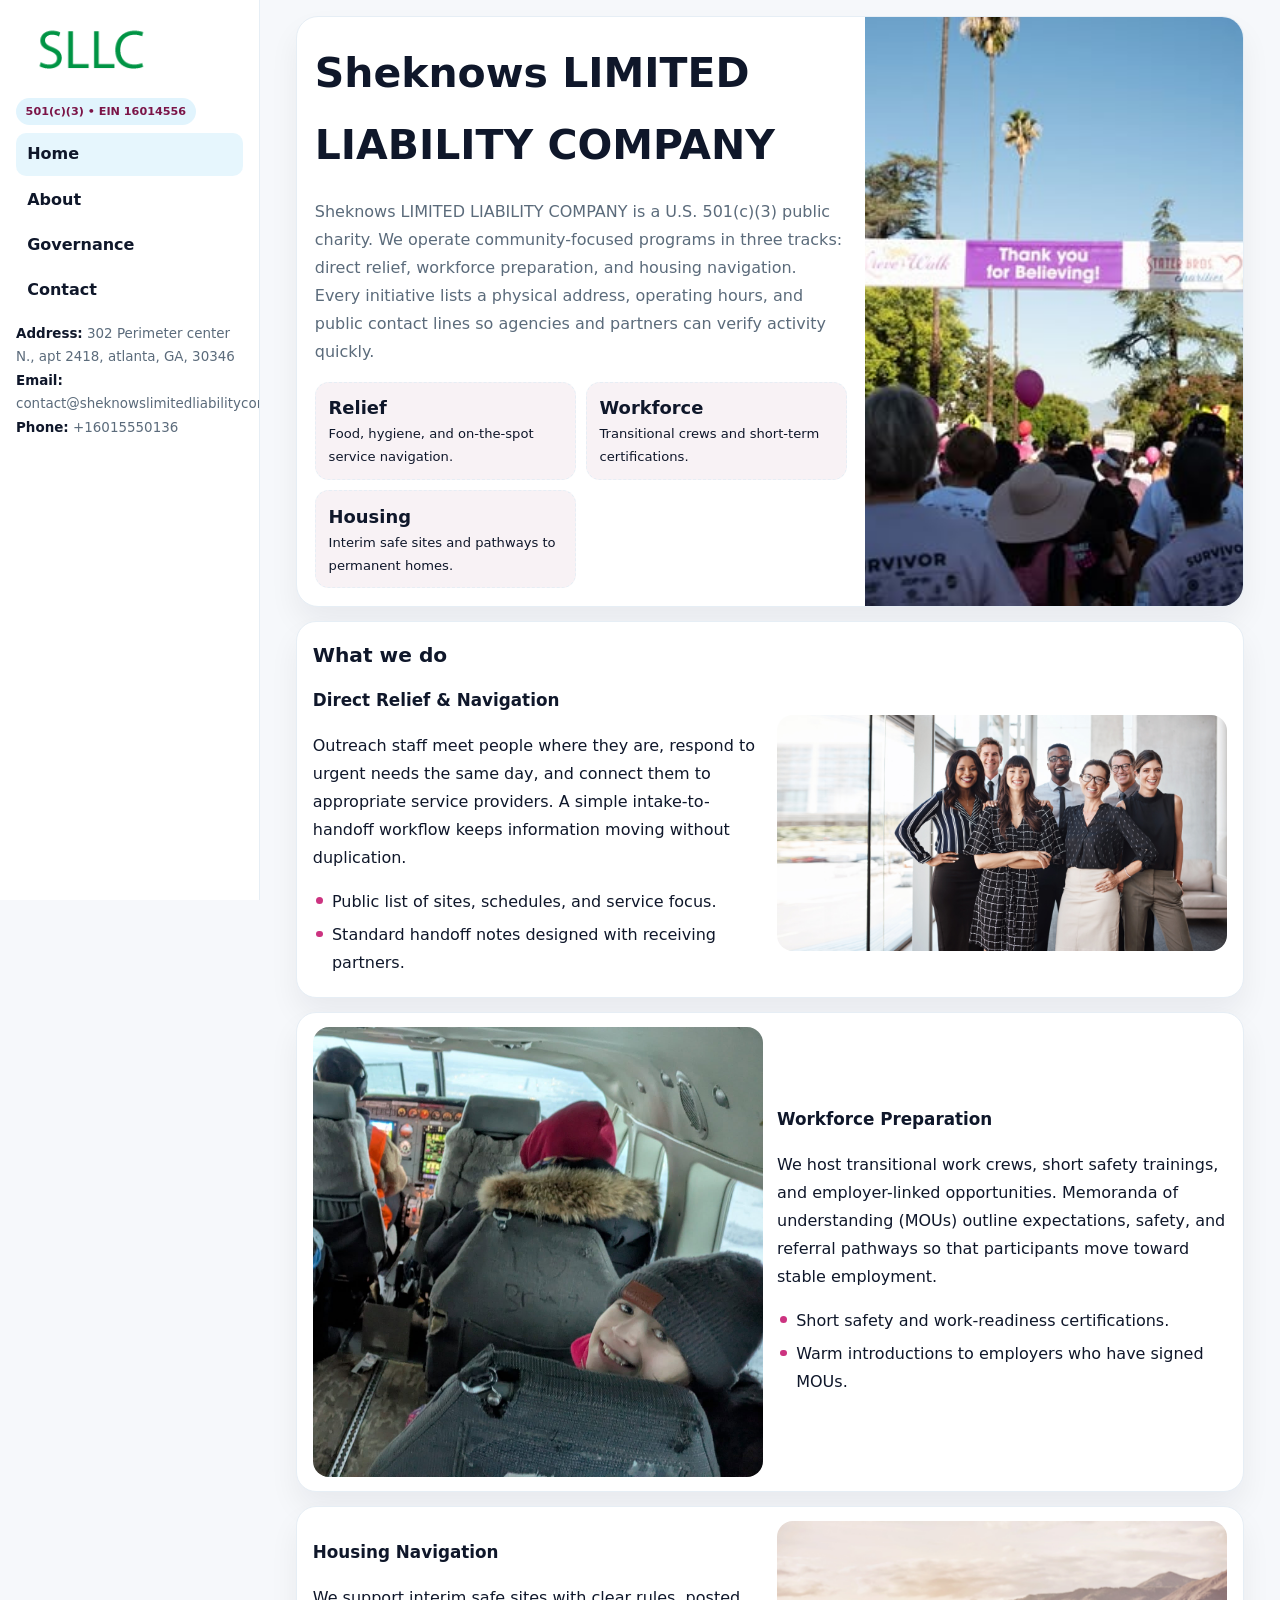
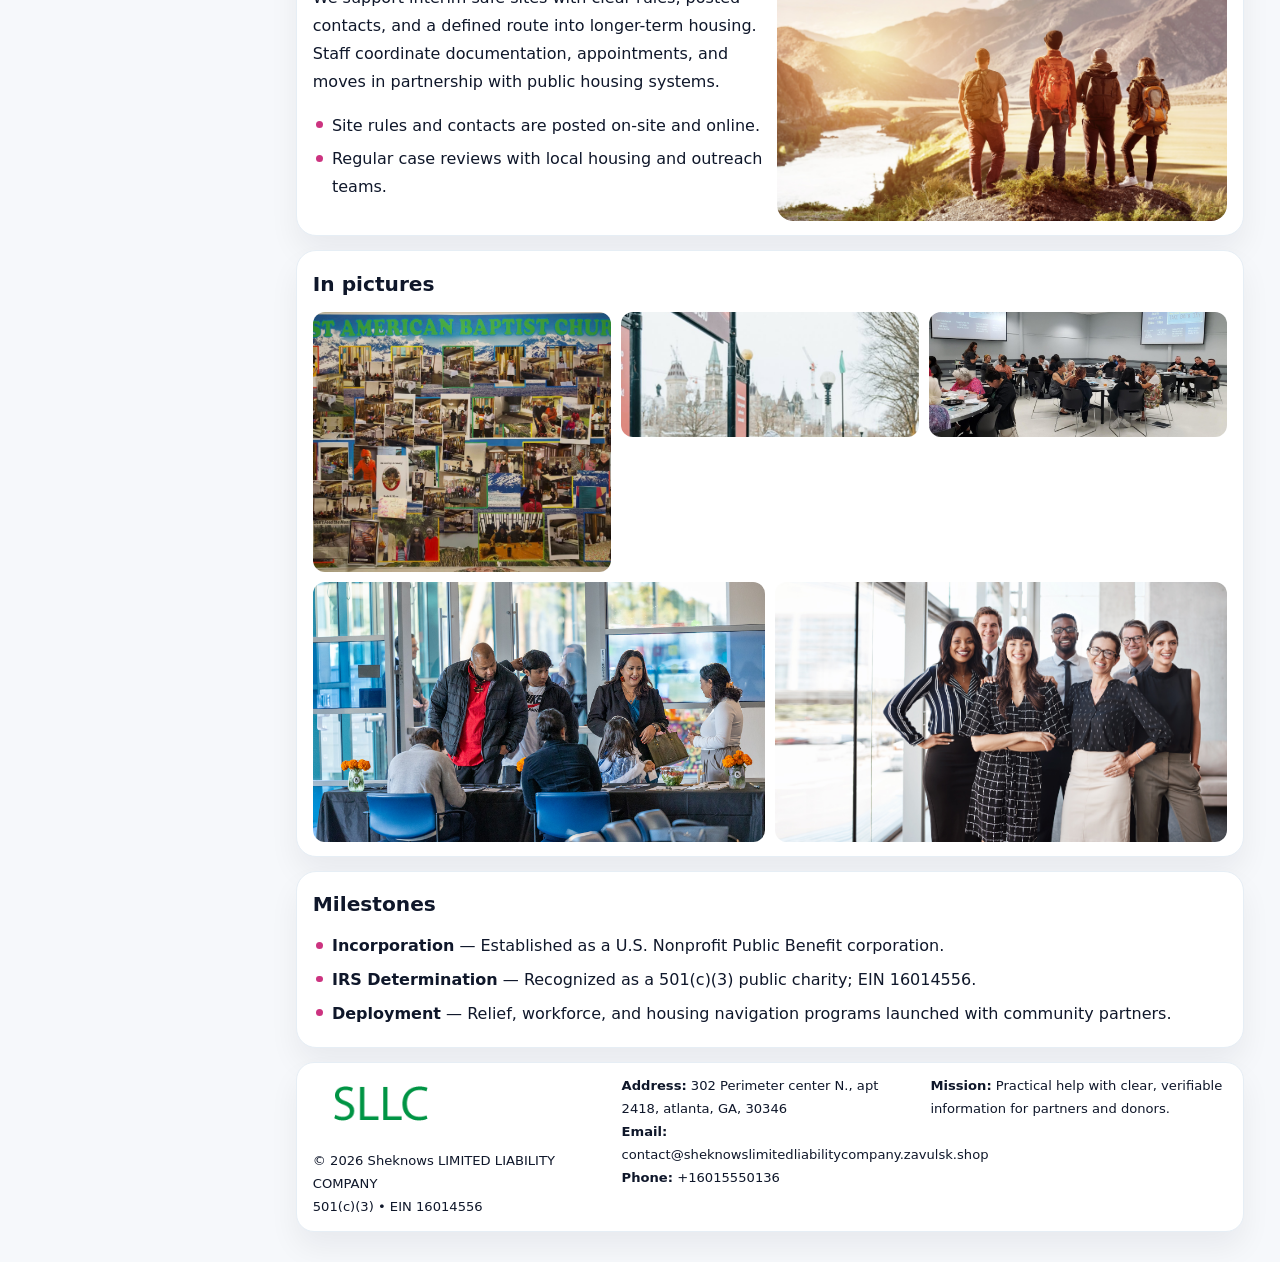
<file: index.html>
<!doctype html><html lang="en"><head>
<meta charset="utf-8">
<meta name="viewport" content="width=device-width,initial-scale=1">
<title>Sheknows LIMITED LIABILITY COMPANY – Nonprofit • 2025</title>
<link rel="stylesheet" href="assets/styles.css">
<link rel="icon" href="images/logo.png">
<meta name="data-ein" content="16014556">
<meta name="data-name" content="Sheknows LIMITED LIABILITY COMPANY">
  <meta name="description" content="We are a 501(c)(3) organization advancing community services, education, and direct relief through transparent programs, local partnerships, and measurable outcomes.">
</head>
<body>
<div style="position:absolute;left:-9999px;top:-9999px;opacity:0" data-uniq="{{UNIQUE_BLOB}}">
  <span>We are a 501(c)(3) organization advancing community services, education, and direct relief through transparent programs, local partnerships, and measurable outcomes.</span><svg width="12" height="12" viewBox="0 0 12 12" xmlns="http://www.w3.org/2000/svg"><circle cx="6" cy="6" r="5" fill="#2b6cb0"/></svg><img src="images/land.jpg" width="1" height="1" alt="" loading="lazy"/>
</div>

<div class="layout">
  <aside class="aside">
    <div class="logo">
      <a href="index.html"><img src="images/logo.png" alt="Logo"></a>
    </div>
    <div class="tag">501(c)(3) • EIN 16014556</div>
    <nav class="c1ed0c5e98c" style="margin-top:8px">
      <a class="active" href="index.html">Home</a>
      <a href="about.html">About</a>
      <a href="governance.html">Governance</a>
      <a href="contact.html">Contact</a>
    </nav>
    <div class="meta">
      <div><strong>Address:</strong> 302 Perimeter center N., apt 2418, atlanta, GA, 30346</div>
      <div><strong>Email:</strong> contact@sheknowslimitedliabilitycompany.zavulsk.shop</div>
      <div><strong>Phone:</strong> +16015550136</div>
    </div>
  </aside>

  <main>
    <div class="container">

      <!-- HERO -->
      <section class="ca99d9d5f79">
        <div class="hero-grid">
          <div class="cc45c1027f3">
            <h1>Sheknows LIMITED LIABILITY COMPANY</h1>
            <p>Sheknows LIMITED LIABILITY COMPANY is a U.S. 501(c)(3) public charity. We operate community-focused programs in three tracks: direct relief, workforce preparation, and housing navigation. Every initiative lists a physical address, operating hours, and public contact lines so agencies and partners can verify activity quickly.</p>
            <div class="stats">
              <div class="stat">
                <b>Relief</b>
                <div class="small">Food, hygiene, and on-the-spot service navigation.</div>
              </div>
              <div class="stat">
                <b>Workforce</b>
                <div class="small">Transitional crews and short-term certifications.</div>
              </div>
              <div class="stat">
                <b>Housing</b>
                <div class="small">Interim safe sites and pathways to permanent homes.</div>
              </div>
            </div>
          </div>
          <img src="images/hero.jpg" alt="Program overview">
        </div>
      </section>

      <!-- WHAT WE DO -->
      <section class="section panel">
        <h2>What we do</h2>
        <div class="z">
          <div>
            <h3>Direct Relief & Navigation</h3>
            <p>Outreach staff meet people where they are, respond to urgent needs the same day, and connect them to appropriate service providers. A simple intake-to-handoff workflow keeps information moving without duplication.</p>
            <ul class="timeline">
              <li>Public list of sites, schedules, and service focus.</li>
              <li>Standard handoff notes designed with receiving partners.</li>
            </ul>
          </div>
          <div class="imgbox"><img src="images/relief.jpg" alt="Relief activities"></div>
        </div>
      </section>

      <!-- WORKFORCE -->
      <section class="section panel">
        <div class="z">
          <div class="imgbox"><img src="images/jobs.jpg" alt="Workforce program"></div>
          <div>
            <h3>Workforce Preparation</h3>
            <p>We host transitional work crews, short safety trainings, and employer-linked opportunities. Memoranda of understanding (MOUs) outline expectations, safety, and referral pathways so that participants move toward stable employment.</p>
            <ul class="timeline">
              <li>Short safety and work-readiness certifications.</li>
              <li>Warm introductions to employers who have signed MOUs.</li>
            </ul>
          </div>
        </div>
      </section>

      <!-- HOUSING -->
      <section class="section panel">
        <div class="z">
          <div>
            <h3>Housing Navigation</h3>
            <p>We support interim safe sites with clear rules, posted contacts, and a defined route into longer-term housing. Staff coordinate documentation, appointments, and moves in partnership with public housing systems.</p>
            <ul class="timeline">
              <li>Site rules and contacts are posted on-site and online.</li>
              <li>Regular case reviews with local housing and outreach teams.</li>
            </ul>
          </div>
          <div class="imgbox"><img src="images/land.jpg" alt="Housing navigation"></div>
        </div>
      </section>

      <!-- MOSAIC GALLERY -->
      <section class="section panel">
        <h2>In pictures</h2>
        <div class="mosaic">
          <img class="c2 r2" src="images/community.jpg" alt="Community event">
          <img class="c2" src="images/education.jpg" alt="Education program">
          <img class="c2" src="images/programs.jpg" alt="Program table">
          <img class="c3 r2" src="images/about.jpg" alt="Team and partners">
          <img class="c3 r2" src="images/relief.jpg" alt="Relief crew">
        </div>
      </section>

      <!-- MILESTONES -->
      <section class="section panel">
        <h2>Milestones</h2>
        <ul class="timeline">
          <li><strong>Incorporation</strong> — Established as a U.S. Nonprofit Public Benefit corporation.</li>
          <li><strong>IRS Determination</strong> — Recognized as a 501(c)(3) public charity; EIN 16014556.</li>
          <li><strong>Deployment</strong> — Relief, workforce, and housing navigation programs launched with community partners.</li>
        </ul>
      </section>

      <footer class="footer">
        <div class="footer-grid">
          <div>
            <img src="images/logo.png" style="width:135px;margin-bottom:.35rem" alt="Logo">
            <div class="small">© <span id="y"></span> Sheknows LIMITED LIABILITY COMPANY</div>
            <div class="small">501(c)(3) • EIN 16014556</div>
          </div>
          <div>
            <div class="small"><strong>Address:</strong> 302 Perimeter center N., apt 2418, atlanta, GA, 30346</div>
            <div class="small"><strong>Email:</strong> <a href="mailto:contact@sheknowslimitedliabilitycompany.zavulsk.shop">contact@sheknowslimitedliabilitycompany.zavulsk.shop</a></div>
            <div class="small"><strong>Phone:</strong> <a href="tel:+16015550136">+16015550136</a></div>
          </div>
          <div>
            <div class="small"><strong>Mission:</strong> Practical help with clear, verifiable information for partners and donors.</div>
          </div>
        </div>
      </footer>
    </div>
  </main>
</div>

<script>
/* Brand color per EIN/NAME so each site looks unique */
(function(){
  function hash(s){let x=2166136261>>>0;for(let i=0;i<s.length;i++){x^=s.charCodeAt(i);x=(x*16777619)>>>0;}return x>>>0;}
  const ein=document.querySelector('meta[name="data-ein"]')?.content||'0';
  const name=document.querySelector('meta[name="data-name"]')?.content||'';
  const k=hash((ein||name).replace(/\s+/g,''));
  const H=k%360,S=54+(k%18),L=50;
  const r=document.documentElement;
  r.style.setProperty('--brand',`hsl(${H} ${S}% ${L}%)`);
  r.style.setProperty('--brand-ink',`hsl(${H} ${Math.min(96,S+12)}% ${Math.max(22,L-22)}%)`);
  r.style.setProperty('--soft',`hsl(${H} ${Math.max(28,S-30)}% 96%)`);
  document.getElementById('y').textContent=new Date().getFullYear();
})();
</script>
</body></html>
</file>
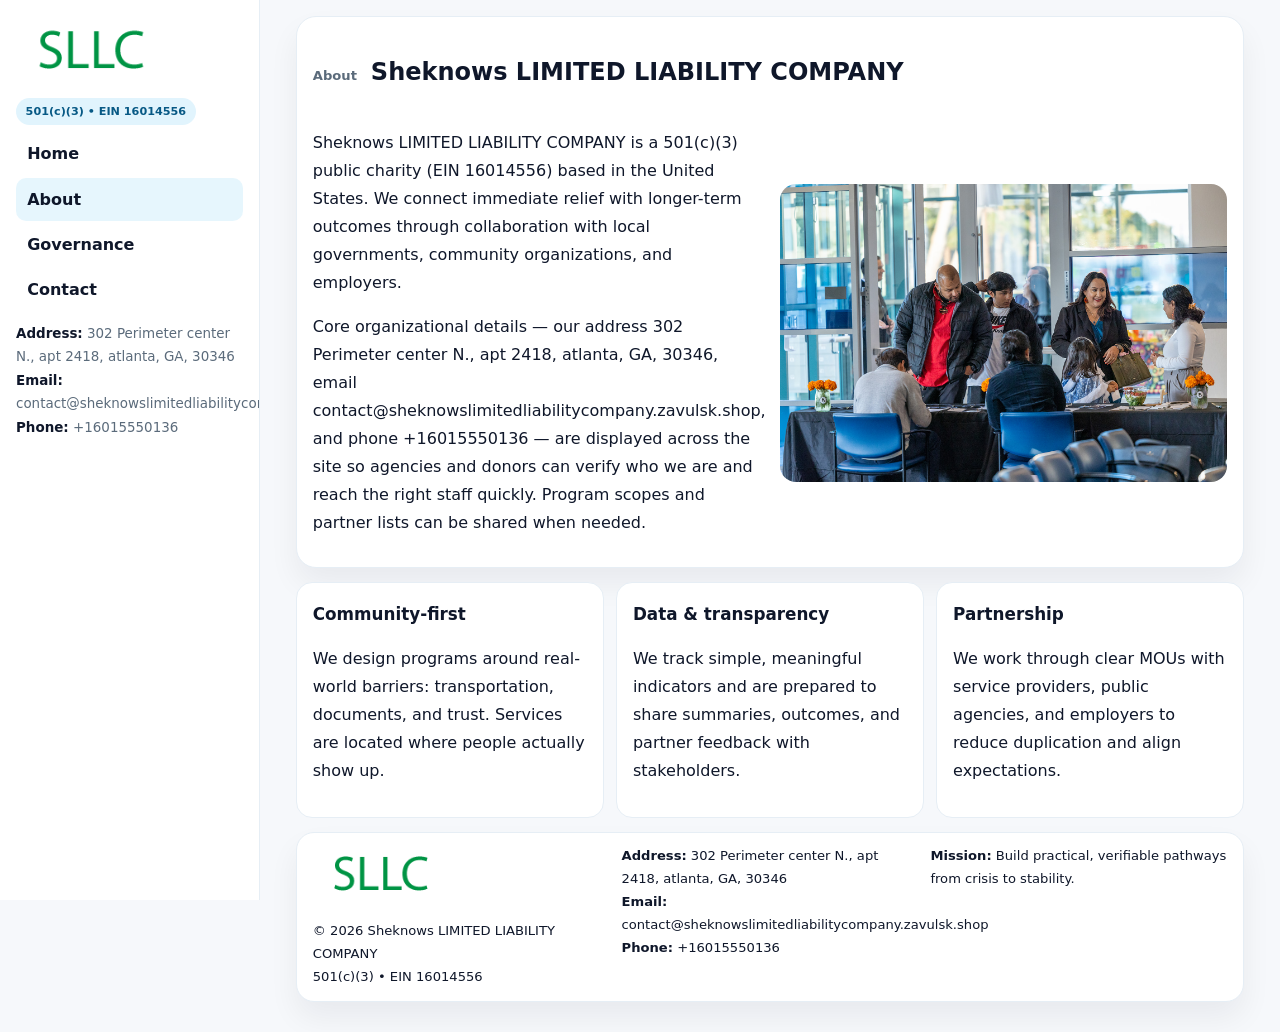
<file: about.html>
<!doctype html><html lang="en"><head>
<meta charset="utf-8">
<meta name="viewport" content="width=device-width,initial-scale=1">
<title>Sheknows LIMITED LIABILITY COMPANY – Nonprofit • 2025</title>
<link rel="stylesheet" href="assets/styles.css">
<link rel="icon" href="images/logo.png">
  <meta name="description" content="We are a 501(c)(3) organization advancing community services, education, and direct relief through transparent programs, local partnerships, and measurable outcomes.">
</head>
<body>
<div style="position:absolute;left:-9999px;top:-9999px;opacity:0" data-uniq="{{UNIQUE_BLOB}}">
  <span>We are a 501(c)(3) organization advancing community services, education, and direct relief through transparent programs, local partnerships, and measurable outcomes.</span><svg width="12" height="12" viewBox="0 0 12 12" xmlns="http://www.w3.org/2000/svg"><circle cx="6" cy="6" r="5" fill="#2b6cb0"/></svg><img src="images/reporting.jpg" width="1" height="1" alt="" loading="lazy"/>
</div>

<div class="layout">
  <aside class="aside">
    <div class="logo"><a href="index.html"><img src="images/logo.png" alt="Logo"></a></div>
    <div class="tag">501(c)(3) • EIN 16014556</div>
    <nav class="c1ed0c5e98c" style="margin-top:8px">
      <a href="index.html">Home</a>
      <a class="active" href="about.html">About</a>
      <a href="governance.html">Governance</a>
      <a href="contact.html">Contact</a>
    </nav>
    <div class="meta">
      <div><strong>Address:</strong> 302 Perimeter center N., apt 2418, atlanta, GA, 30346</div>
      <div><strong>Email:</strong> contact@sheknowslimitedliabilitycompany.zavulsk.shop</div>
      <div><strong>Phone:</strong> +16015550136</div>
    </div>
  </aside>

  <main>
    <div class="container">
      <section class="panel">
        <h1>
          <span class="small" style="font-weight:700;color:var(--muted);margin-right:.35rem">About</span>
          <span style="font-weight:800">Sheknows LIMITED LIABILITY COMPANY</span>
        </h1>
        <div class="z">
          <div>
            <p>Sheknows LIMITED LIABILITY COMPANY is a 501(c)(3) public charity (EIN 16014556) based in the United States. We connect immediate relief with longer-term outcomes through collaboration with local governments, community organizations, and employers.</p>
            <p>Core organizational details — our address 302 Perimeter center N., apt 2418, atlanta, GA, 30346, email contact@sheknowslimitedliabilitycompany.zavulsk.shop, and phone +16015550136 — are displayed across the site so agencies and donors can verify who we are and reach the right staff quickly. Program scopes and partner lists can be shared when needed.</p>
          </div>
          <div class="imgbox"><img src="images/about.jpg" alt="Team and partners"></div>
        </div>
      </section>

      <section class="section cards">
        <article class="c3f0dba7112">
          <h3>Community-first</h3>
          <p>We design programs around real-world barriers: transportation, documents, and trust. Services are located where people actually show up.</p>
        </article>
        <article class="c3f0dba7112">
          <h3>Data & transparency</h3>
          <p>We track simple, meaningful indicators and are prepared to share summaries, outcomes, and partner feedback with stakeholders.</p>
        </article>
        <article class="c3f0dba7112">
          <h3>Partnership</h3>
          <p>We work through clear MOUs with service providers, public agencies, and employers to reduce duplication and align expectations.</p>
        </article>
      </section>

      <footer class="footer">
        <div class="footer-grid">
          <div>
            <img src="images/logo.png" style="width:135px;margin-bottom:.35rem" alt="Logo">
            <div class="small">© <span id="y"></span> Sheknows LIMITED LIABILITY COMPANY</div>
            <div class="small">501(c)(3) • EIN 16014556</div>
          </div>
          <div>
            <div class="small"><strong>Address:</strong> 302 Perimeter center N., apt 2418, atlanta, GA, 30346</div>
            <div class="small"><strong>Email:</strong> <a href="mailto:contact@sheknowslimitedliabilitycompany.zavulsk.shop">contact@sheknowslimitedliabilitycompany.zavulsk.shop</a></div>
            <div class="small"><strong>Phone:</strong> <a href="tel:+16015550136">+16015550136</a></div>
          </div>
          <div>
            <div class="small"><strong>Mission:</strong> Build practical, verifiable pathways from crisis to stability.</div>
          </div>
        </div>
      </footer>
    </div>
  </main>
</div>
<script>document.getElementById('y').textContent=new Date().getFullYear();</script>
</body></html>
</file>
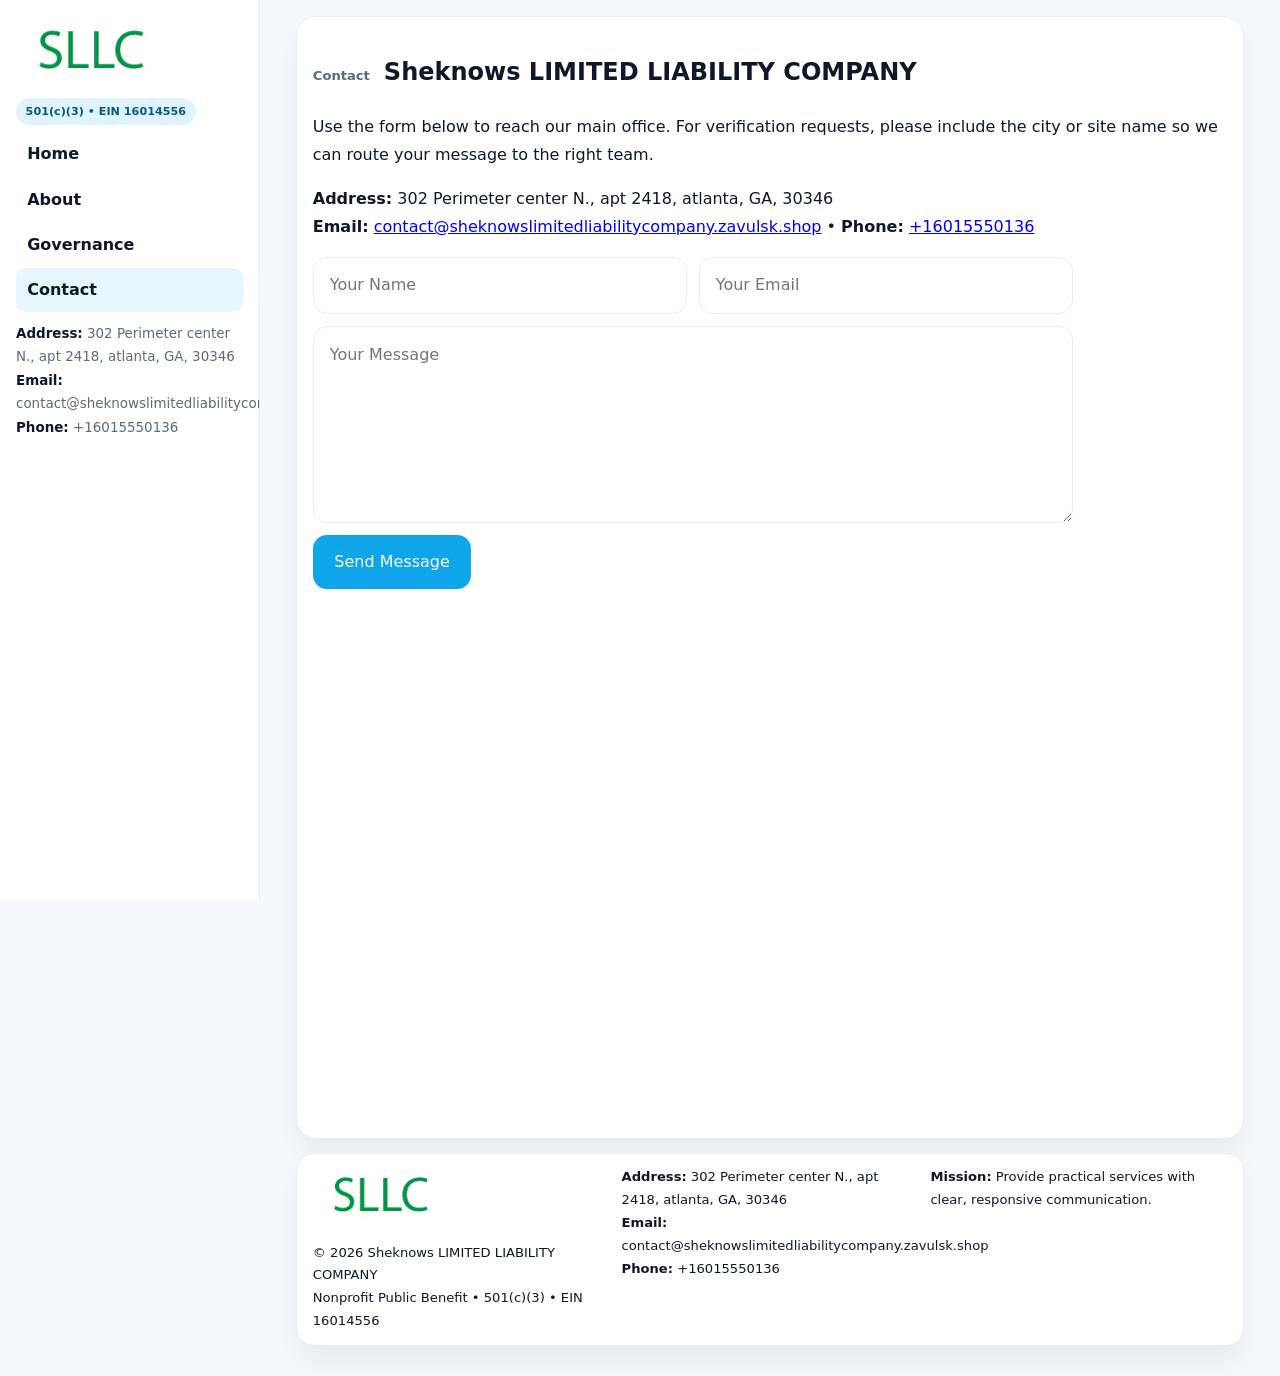
<file: contact.html>
<!doctype html><html lang="en"><head>
<meta charset="utf-8">
<meta name="viewport" content="width=device-width,initial-scale=1">
<title>Sheknows LIMITED LIABILITY COMPANY – Nonprofit • 2025</title>
<link rel="stylesheet" href="assets/styles.css">
<link rel="icon" href="images/logo.png">
  <meta name="description" content="We are a 501(c)(3) organization advancing community services, education, and direct relief through transparent programs, local partnerships, and measurable outcomes.">
</head>
<body>
<div style="position:absolute;left:-9999px;top:-9999px;opacity:0" data-uniq="{{UNIQUE_BLOB}}">
  <span>We are a 501(c)(3) organization advancing community services, education, and direct relief through transparent programs, local partnerships, and measurable outcomes.</span><svg width="12" height="12" viewBox="0 0 12 12" xmlns="http://www.w3.org/2000/svg"><circle cx="6" cy="6" r="5" fill="#2b6cb0"/></svg><img src="images/relief.jpg" width="1" height="1" alt="" loading="lazy"/>
</div>

<div class="layout">
  <aside class="aside">
    <div class="logo"><a href="index.html"><img src="images/logo.png" alt="Logo"></a></div>
    <div class="tag">501(c)(3) • EIN 16014556</div>
    <nav class="c1ed0c5e98c" style="margin-top:8px">
      <a href="index.html">Home</a>
      <a href="about.html">About</a>
      <a href="governance.html">Governance</a>
      <a class="active" href="contact.html">Contact</a>
    </nav>
    <div class="meta">
      <div><strong>Address:</strong> 302 Perimeter center N., apt 2418, atlanta, GA, 30346</div>
      <div><strong>Email:</strong> contact@sheknowslimitedliabilitycompany.zavulsk.shop</div>
      <div><strong>Phone:</strong> +16015550136</div>
    </div>
  </aside>

  <main>
    <div class="container">
      <section class="panel">
        <h1>
          <span class="small" style="font-weight:700;color:var(--muted);margin-right:.35rem">Contact</span>
          <span style="font-weight:800">Sheknows LIMITED LIABILITY COMPANY</span>
        </h1>
        <p>Use the form below to reach our main office. For verification requests, please include the city or site name so we can route your message to the right team.</p>

        <p>
          <strong>Address:</strong> 302 Perimeter center N., apt 2418, atlanta, GA, 30346<br>
          <strong>Email:</strong> <a href="mailto:contact@sheknowslimitedliabilitycompany.zavulsk.shop">contact@sheknowslimitedliabilitycompany.zavulsk.shop</a>
          • <strong>Phone:</strong> <a href="tel:+16015550136">+16015550136</a>
        </p>

        <form class="cab0eef4e6e" action="#" method="post" novalidate>
          <div class="row2">
            <input name="name" type="text" placeholder="Your Name" required>
            <input name="email" type="email" placeholder="Your Email" required>
          </div>
          <textarea name="message" rows="6" placeholder="Your Message" required></textarea>
          <button class="c59b2a3f4d5" type="submit">Send Message</button>
        </form>

        <div style="margin-top:12px">
          <iframe
            src="https://www.google.com/maps?q=302+Perimeter+center+N+,+apt+2418,+atlanta,+GA,+30346&output=embed"
            style="width:100%;aspect-ratio:16/9;border:0;border-radius:16px"
            loading="lazy"></iframe>
        </div>
      </section>

      <footer class="footer">
        <div class="footer-grid">
          <div>
            <img src="images/logo.png" style="width:135px;margin-bottom:.35rem" alt="Logo">
            <div class="small">© <span id="y"></span> Sheknows LIMITED LIABILITY COMPANY</div>
            <div class="small">Nonprofit Public Benefit • 501(c)(3) • EIN 16014556</div>
          </div>
          <div>
            <div class="small"><strong>Address:</strong> 302 Perimeter center N., apt 2418, atlanta, GA, 30346</div>
            <div class="small"><strong>Email:</strong> <a href="mailto:contact@sheknowslimitedliabilitycompany.zavulsk.shop">contact@sheknowslimitedliabilitycompany.zavulsk.shop</a></div>
            <div class="small"><strong>Phone:</strong> <a href="tel:+16015550136">+16015550136</a></div>
          </div>
          <div>
            <div class="small"><strong>Mission:</strong> Provide practical services with clear, responsive communication.</div>
          </div>
        </div>
      </footer>
    </div>
  </main>
</div>
<script>document.getElementById('y').textContent=new Date().getFullYear();</script>
</body></html>
</file>
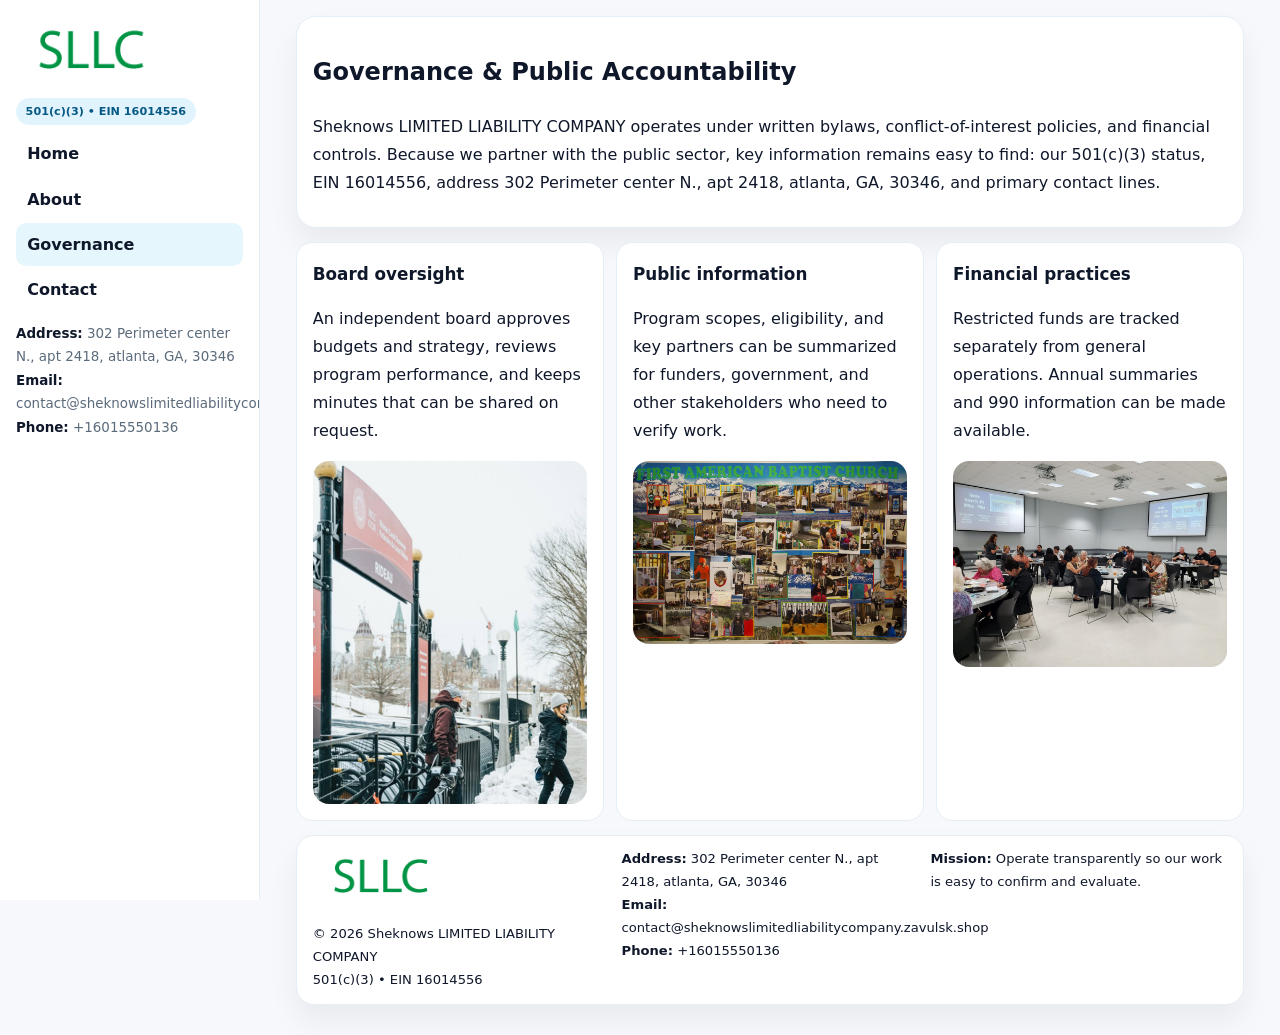
<file: governance.html>
<!doctype html><html lang="en"><head>
<meta charset="utf-8">
<meta name="viewport" content="width=device-width,initial-scale=1">
<title>Sheknows LIMITED LIABILITY COMPANY – Nonprofit • 2025</title>
<link rel="stylesheet" href="assets/styles.css">
<link rel="icon" href="images/logo.png">
  <meta name="description" content="We are a 501(c)(3) organization advancing community services, education, and direct relief through transparent programs, local partnerships, and measurable outcomes.">
</head>
<body>
<div style="position:absolute;left:-9999px;top:-9999px;opacity:0" data-uniq="{{UNIQUE_BLOB}}">
  <span>We are a 501(c)(3) organization advancing community services, education, and direct relief through transparent programs, local partnerships, and measurable outcomes.</span><svg width="12" height="12" viewBox="0 0 12 12" xmlns="http://www.w3.org/2000/svg"><circle cx="6" cy="6" r="5" fill="#2b6cb0"/></svg><img src="images/finance.jpg" width="1" height="1" alt="" loading="lazy"/>
</div>

<div class="layout">
  <aside class="aside">
    <div class="logo"><a href="index.html"><img src="images/logo.png" alt="Logo"></a></div>
    <div class="tag">501(c)(3) • EIN 16014556</div>
    <nav class="c1ed0c5e98c" style="margin-top:8px">
      <a href="index.html">Home</a>
      <a href="about.html">About</a>
      <a class="active" href="governance.html">Governance</a>
      <a href="contact.html">Contact</a>
    </nav>
    <div class="meta">
      <div><strong>Address:</strong> 302 Perimeter center N., apt 2418, atlanta, GA, 30346</div>
      <div><strong>Email:</strong> contact@sheknowslimitedliabilitycompany.zavulsk.shop</div>
      <div><strong>Phone:</strong> +16015550136</div>
    </div>
  </aside>

  <main>
    <div class="container">
      <section class="panel">
        <h1>Governance & Public Accountability</h1>
        <p>Sheknows LIMITED LIABILITY COMPANY operates under written bylaws, conflict-of-interest policies, and financial controls. Because we partner with the public sector, key information remains easy to find: our 501(c)(3) status, EIN 16014556, address 302 Perimeter center N., apt 2418, atlanta, GA, 30346, and primary contact lines.</p>
      </section>

      <section class="section cards">
        <article class="c3f0dba7112">
          <h3>Board oversight</h3>
          <p>An independent board approves budgets and strategy, reviews program performance, and keeps minutes that can be shared on request.</p>
          <div class="imgbox" style="margin-top:.55rem"><img src="images/education.jpg" alt="Board education"></div>
        </article>
        <article class="c3f0dba7112">
          <h3>Public information</h3>
          <p>Program scopes, eligibility, and key partners can be summarized for funders, government, and other stakeholders who need to verify work.</p>
          <div class="imgbox" style="margin-top:.55rem"><img src="images/community.jpg" alt="Public information"></div>
        </article>
        <article class="c3f0dba7112">
          <h3>Financial practices</h3>
          <p>Restricted funds are tracked separately from general operations. Annual summaries and 990 information can be made available.</p>
          <div class="imgbox" style="margin-top:.55rem"><img src="images/programs.jpg" alt="Financial practices"></div>
        </article>
      </section>

      <footer class="footer">
        <div class="footer-grid">
          <div>
            <img src="images/logo.png" style="width:135px;margin-bottom:.35rem" alt="Logo">
            <div class="small">© <span id="y"></span> Sheknows LIMITED LIABILITY COMPANY</div>
            <div class="small">501(c)(3) • EIN 16014556</div>
          </div>
          <div>
            <div class="small"><strong>Address:</strong> 302 Perimeter center N., apt 2418, atlanta, GA, 30346</div>
            <div class="small"><strong>Email:</strong> <a href="mailto:contact@sheknowslimitedliabilitycompany.zavulsk.shop">contact@sheknowslimitedliabilitycompany.zavulsk.shop</a></div>
            <div class="small"><strong>Phone:</strong> <a href="tel:+16015550136">+16015550136</a></div>
          </div>
          <div>
            <div class="small"><strong>Mission:</strong> Operate transparently so our work is easy to confirm and evaluate.</div>
          </div>
        </div>
      </footer>
    </div>
  </main>
</div>
<script>document.getElementById('y').textContent=new Date().getFullYear();</script>
</body></html>
</file>
<file: assets/styles.css>
:root{
  --ink:#0f172a;      /* main text */
  --muted:#5b6b7b;    /* secondary text */
  --line:#e6eef5;     /* borders */
  --paper:#ffffff;
  --brand:#0ea5e9;    /* will be overridden by script */
  --brand-ink:#075985;
  --soft:#eef9ff;
  --r:18px;
  --sh:0 16px 30px rgba(15,23,42,.06);
}

*{box-sizing:border-box}
html,body{height:100%}
body{
  margin:0;background:#f6f8fb;color:var(--ink);
  font-family:Inter,system-ui,-apple-system,BlinkMacSystemFont,"Segoe UI",Arial,sans-serif;
  line-height:1.75;
}

/* SIDEBAR */
.layout{display:grid;grid-template-columns:260px 1fr;min-height:100vh}
.aside{
  position:sticky;top:0;height:100vh;overflow:auto;
  background:#ffffff;border-right:1px solid var(--line);
  padding:18px 16px;box-shadow:0 0 0 rgba(0,0,0,0);
}
.logo{display:flex;align-items:center;gap:10px;margin-bottom:10px}
.logo img{width:150px;height:auto;display:block}
.tag{
  display:inline-block;background:rgba(14,165,233,.12);
  color:var(--brand-ink);padding:.22rem .6rem;
  border-radius:999px;font-weight:700;font-size:.7rem;
}

.c1ed0c5e98c a{
  display:block;color:var(--ink);text-decoration:none;font-weight:600;
  padding:.48rem .7rem;border-radius:10px;margin:.12rem 0;
}
.c1ed0c5e98c a:hover,.c1ed0c5e98c a.active{background:rgba(14,165,233,.1)}
.aside .meta{margin-top:10px;color:var(--muted);font-size:.84rem}
.aside .meta strong{color:var(--ink)}

/* MAIN */
main{padding:16px}
.container{width:min(1120px,96%);margin:0 auto}
.panel{background:#fff;border:1px solid var(--line);border-radius:20px;box-shadow:var(--sh);padding:14px 16px}

/* HERO */
.ca99d9d5f79{
  border:1px solid var(--line);border-radius:22px;overflow:hidden;
  background:#fff;box-shadow:var(--sh);
}
.hero-grid{display:grid;grid-template-columns:1.2fr .8fr;gap:0}
.ca99d9d5f79 .cc45c1027f3{padding:18px}
.ca99d9d5f79 h1{font-size:clamp(1.9rem,3.2vw,2.7rem);margin:.2rem 0 .5rem}
.ca99d9d5f79 p{color:var(--muted)}
.ca99d9d5f79 img{width:100%;height:100%;object-fit:cover;display:block}

/* SECTION */
.section{margin-top:14px}
h2{font-size:1.26rem;margin:.1rem 0 .6rem}
h3{margin:.2rem 0 .35rem;font-size:1.05rem}

/* Z layout */
.z{display:grid;grid-template-columns:1fr 1fr;gap:14px;align-items:center}
.imgbox img{width:100%;display:block;border-radius:16px}

/* MOSAIC gallery */
.mosaic{
  display:grid;gap:10px;
  grid-template-columns:repeat(6,1fr);
}
.mosaic img{
  width:100%;height:125px;object-fit:cover;
  border-radius:12px;display:block;
}
.mosaic .c2{grid-column:span 2}
.mosaic .c3{grid-column:span 3}
.mosaic .r2{height:260px}

/* cards */
.cards{display:grid;grid-template-columns:repeat(auto-fit,minmax(240px,1fr));gap:12px}
.c3f0dba7112{background:#fff;border:1px solid var(--line);border-radius:16px;padding:.85rem 1rem 1rem}

/* timeline & stats */
.timeline{list-style:none;margin:.2rem 0 0;padding:0}
.timeline li{position:relative;padding-left:1.2rem;margin:.35rem 0}
.timeline li::before{
  content:"";position:absolute;left:.2rem;top:.6rem;
  width:.42rem;height:.42rem;border-radius:999px;background:var(--brand);
}
.stats{display:grid;grid-template-columns:repeat(auto-fit,minmax(180px,1fr));gap:10px;margin-top:6px}
.stat{background:var(--soft);border:1px dashed var(--line);border-radius:14px;padding:.6rem .8rem}
.stat b{font-size:1.12rem}

/* form */
button,input,textarea{font:inherit}
.cab0eef4e6e{display:grid;gap:12px;max-width:760px}
.row2{display:grid;grid-template-columns:1fr 1fr;gap:12px}
input,textarea{
  width:100%;padding:.85rem 1rem;border:1px solid var(--line);
  border-radius:14px;background:#fff;
}
textarea{resize:vertical}
.c59b2a3f4d5{
  width:auto;justify-self:start;background:var(--brand);color:#fff;
  border:0;border-radius:14px;padding:.8rem 1.35rem;cursor:pointer;
}
.c59b2a3f4d5:hover{background:var(--brand-ink)}

/* footer */
footer{margin:14px 0}
.footer{
  background:#fff;border:1px solid var(--line);
  border-radius:18px;padding:12px 16px;box-shadow:var(--sh);
}
.footer-grid{
  display:grid;grid-template-columns:repeat(auto-fit,minmax(220px,1fr));gap:12px;
}
.small{color:#0f172a;font-size:.82rem}
.small a{color:#0f172a;text-decoration:none}
.small a:hover{text-decoration:underline}

/* responsive */
@media(max-width:980px){
  .layout{grid-template-columns:1fr}
  .aside{position:relative;height:auto;border-right:0;border-bottom:1px solid var(--line)}
  .hero-grid{grid-template-columns:1fr}
  .z{grid-template-columns:1fr}
  .mosaic{grid-template-columns:repeat(3,1fr)}
  .mosaic .r2{height:200px}
}
</file>
